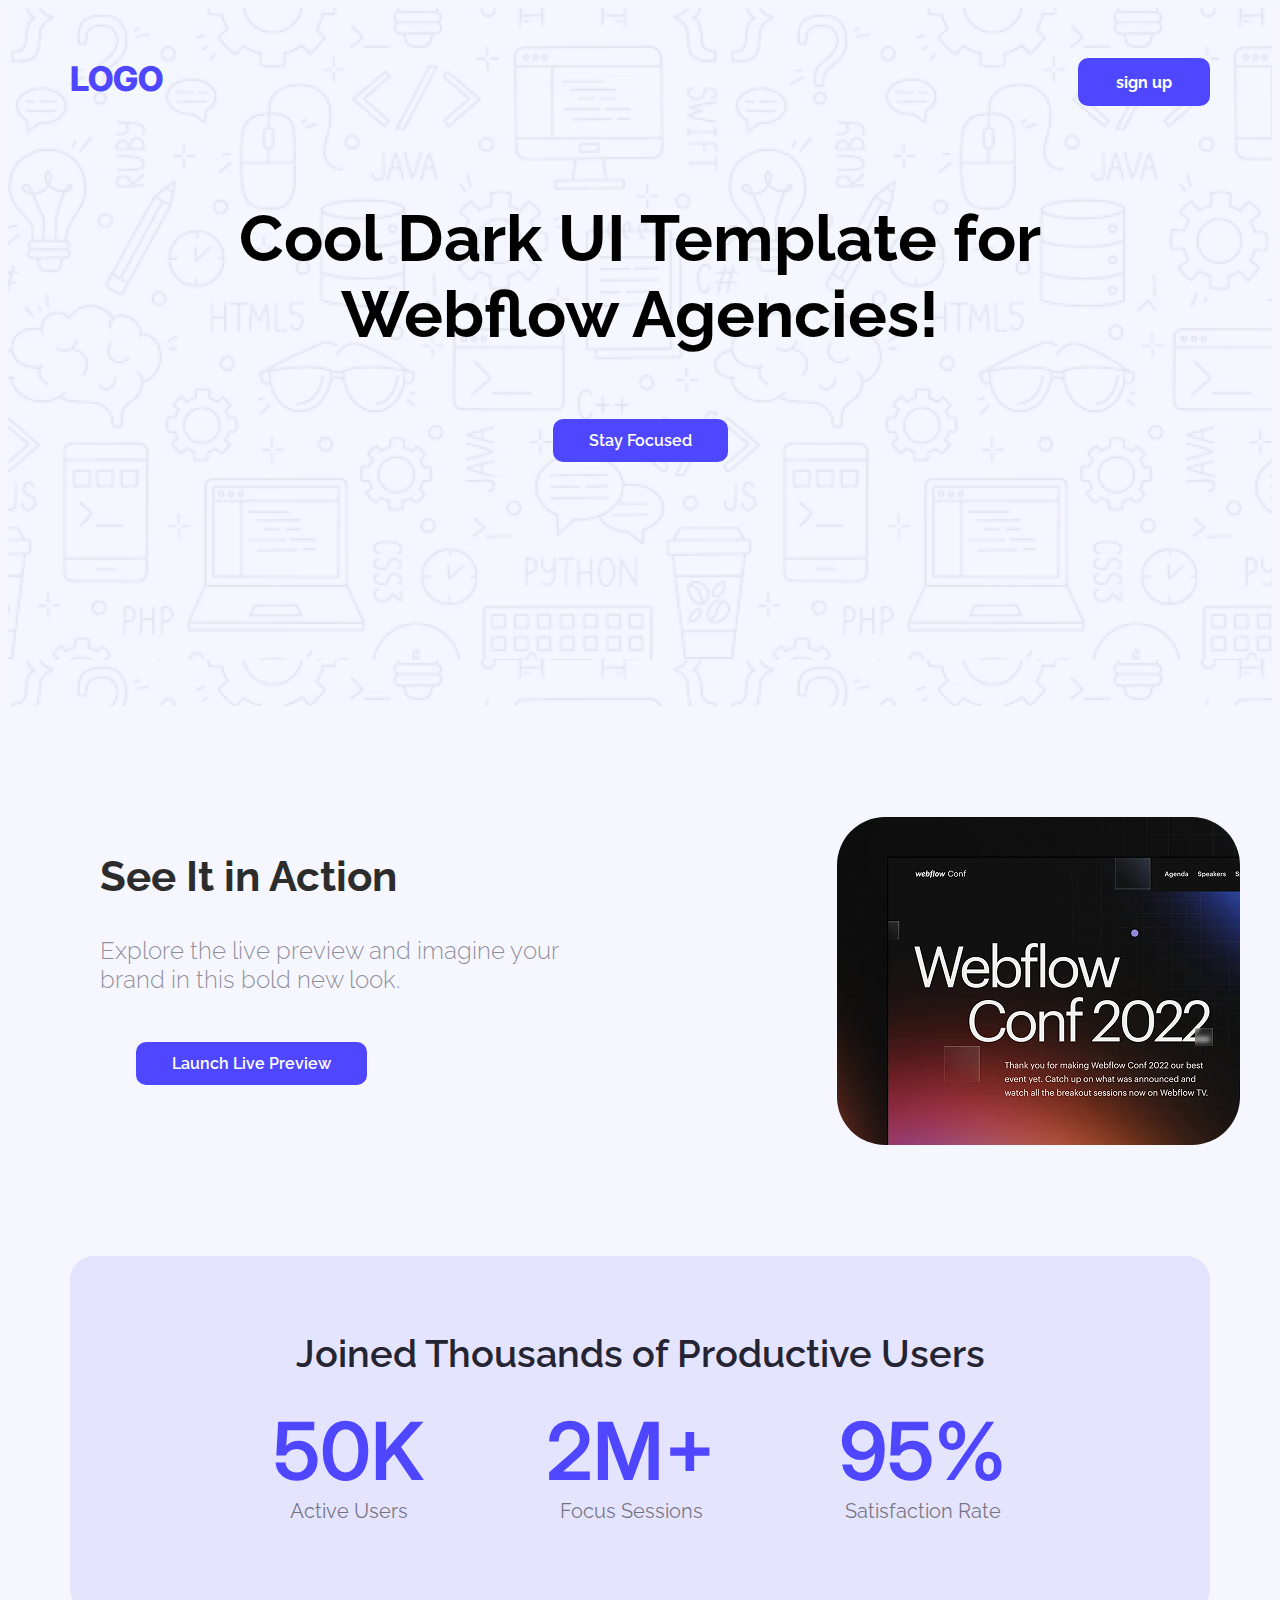
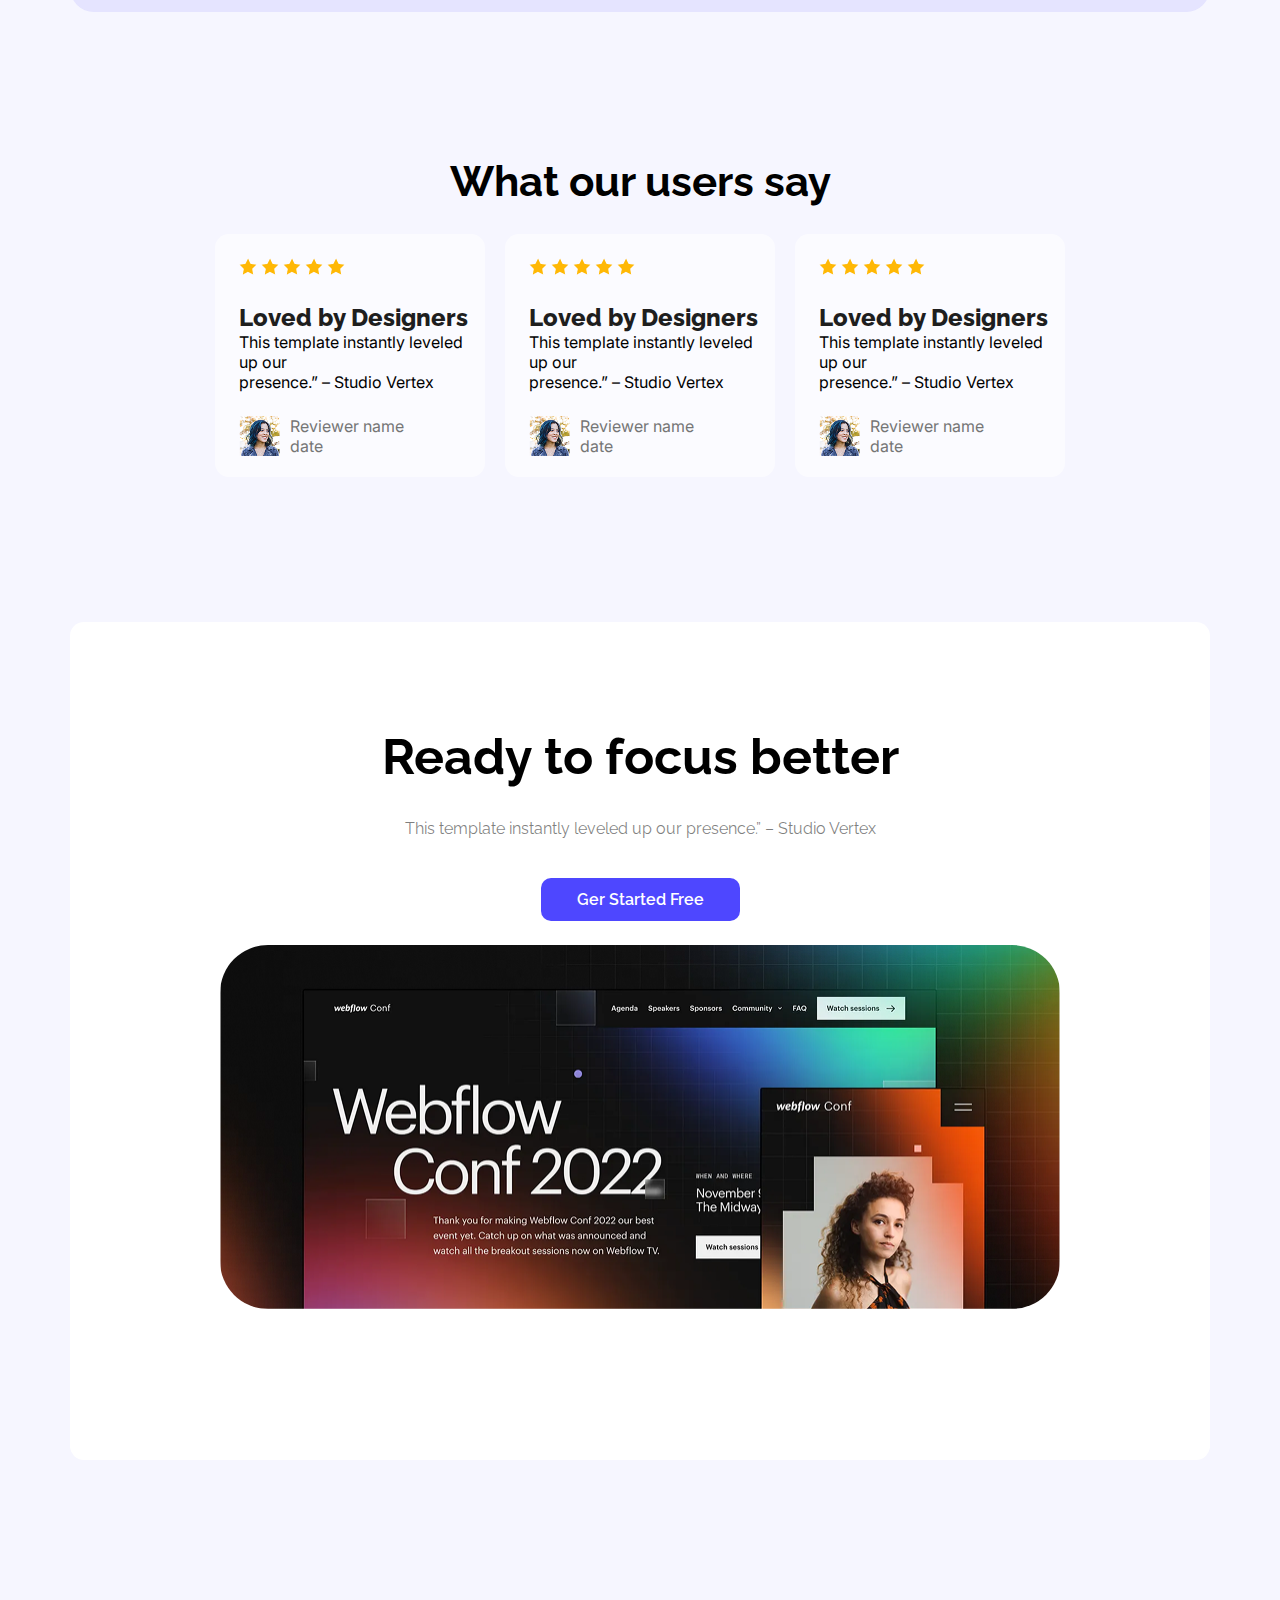
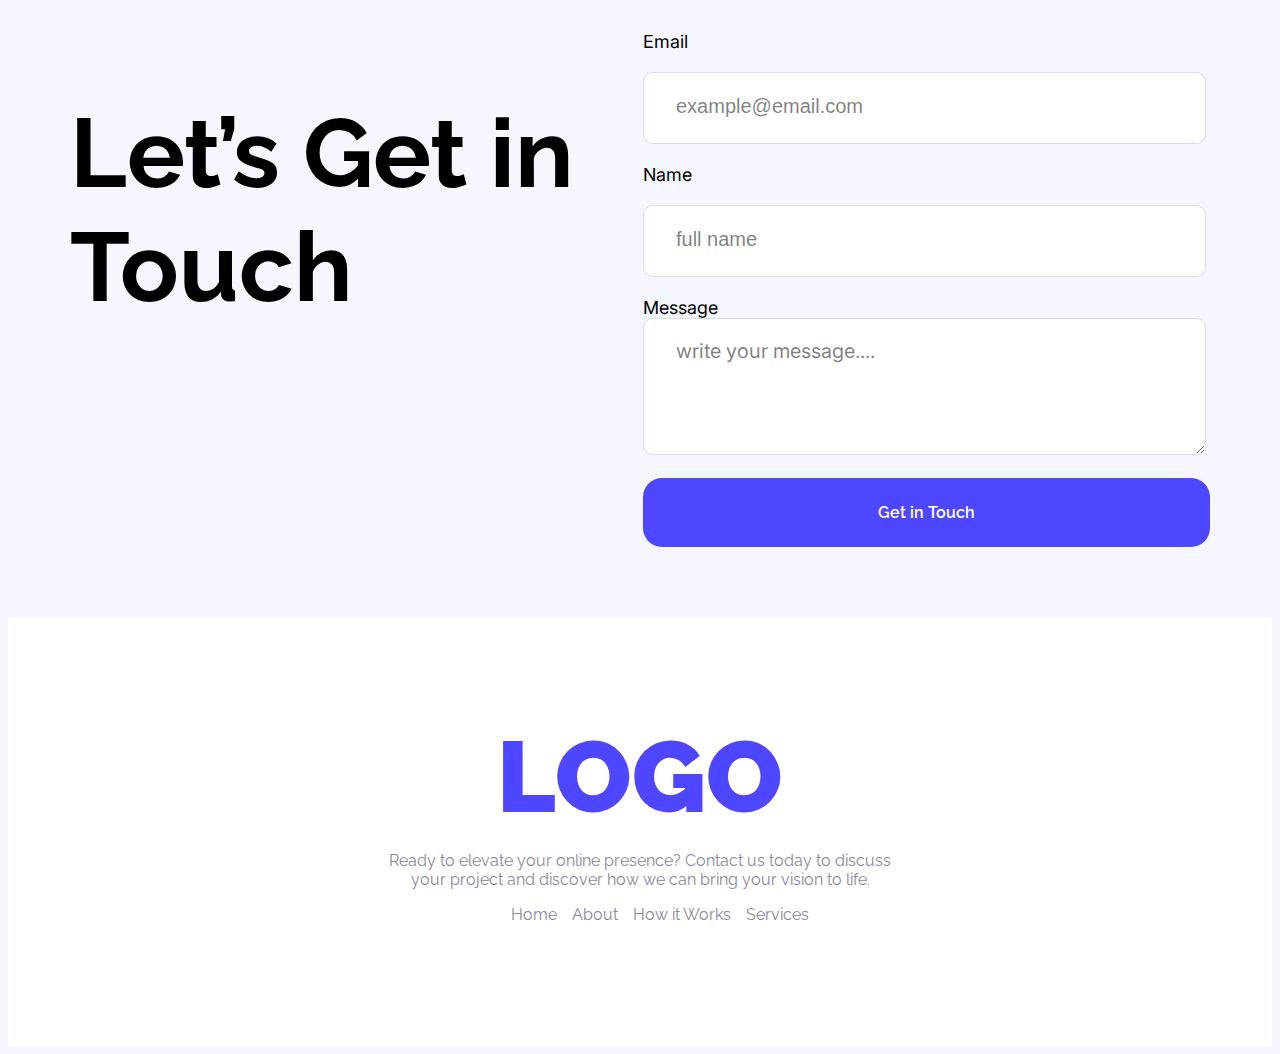
<file: index.html>
<!DOCTYPE html>
<html lang="en">
<head>
    <meta charset="UTF-8">
    <meta name="viewport" content="width=device-width, initial-scale=1.0">
    <title>welcome to our website</title>
    <link rel="preconnect" href="https://fonts.googleapis.com">
<link rel="preconnect" href="https://fonts.gstatic.com" crossorigin>
<link href="https://fonts.googleapis.com/css2?family=Inter:ital,opsz,wght@0,14..32,100..900;1,14..32,100..900&family=Raleway:ital,wght@0,100..900;1,100..900&display=swap" rel="stylesheet">
    <link rel="stylesheet" href="assigment-01.css">



</head>
<body>
    <header>
      <section class="header-section" >
         <nav class="nav-ber">
            <div class="logo"><a href="#">LOGO</a></div>
            <div class="mean-btn"><a href="#">sign up</a></div>
         </nav>
      </section>
      <div class="header-container">
        <h1>Cool Dark UI Template for <br>Webflow Agencies!</h1>
        <section class="button-two"><a href="#">Stay Focused</a></section>
      </div>
   </header>
   <!-- header-section-done -->

   <!-- mean-section-start -->

   <main>

       <div class="main-action">
        <div class="action-drescription">
            <h2>See It in Action</h2>
            <p>Explore the live preview and imagine your <br>
                 brand in this bold new look.</p>
                 <section class="button-two"><a href="#">Launch Live Preview</a></section>
        </div>
        <div class="action-img"><img src="./Assets/wc-mini.png" alt=""></div>
       </div>
        
       <div class="user-activity-list">
    <div class="sub-user">
        <div class="user-activity-list-drescription">
            <h1>Joined Thousands of Productive Users</h1>

        </div>
        <div class="user-data">
            <div class="user-data-head">
                <h2>50K</h2>
                <p>Active Users</p>
            </div>
            <div class="user-data-head">
                <h2>2M+</h2>
                <p>Focus Sessions</p>
            </div>
            <div class="user-data-head">
                <h2>95%</h2>
                <p>Satisfaction Rate</p>
            </div>
            
            
        </div>
        </div>
       </div>

       
       <!-- i am abdullah masud -->
       <div class="user-say-section">
          <h1>What our users say</h1>
        <div class="user-revew">
        
          <div class="user-revew-section">
            <div class="star-section">
              <img src="./Assets/icon-star.png" alt="#">
              <img src="./Assets/icon-star.png" alt="#">
              <img src="./Assets/icon-star.png" alt="#">
              <img src="./Assets/icon-star.png" alt="#">
              <img src="./Assets/icon-star.png" alt="#">
            </div>
            <div class="user-comment">
               <h2>Loved by Designers</h2>
               <p>This template instantly leveled 
                up our <br> presence.” – Studio Vertex</p>
            </div>
             <div class="user-information">
                <div><img src="./Assets/avatar.png" alt="#" class="user-pic"></div>
                <div><p>Reviewer name</p>
                <p>date</p></div>
             </div>
          </div>


        <div class="user-revew-section">
            <div class="star-section">
              <img src="./Assets/icon-star.png" alt="#">
              <img src="./Assets/icon-star.png" alt="#">
              <img src="./Assets/icon-star.png" alt="#">
              <img src="./Assets/icon-star.png" alt="#">
              <img src="./Assets/icon-star.png" alt="#">
            </div>
            <div class="user-comment">
               <h2>Loved by Designers</h2>
               <p>This template instantly leveled 
                up our <br> presence.” – Studio Vertex</p>
            </div>
             <div class="user-information">
                <div><img src="./Assets/avatar.png" alt="#" class="user-pic"></div>
                <div><p>Reviewer name</p>
                <p>date</p></div>
             </div>
          </div>

          <div class="user-revew-section">
            <div class="star-section">
              <img src="./Assets/icon-star.png" alt="#">
              <img src="./Assets/icon-star.png" alt="#">
              <img src="./Assets/icon-star.png" alt="#">
              <img src="./Assets/icon-star.png" alt="#">
              <img src="./Assets/icon-star.png" alt="#">
            </div>
            <div class="user-comment">
               <h2>Loved by Designers</h2>
               <p>This template instantly leveled 
                up our <br> presence.” – Studio Vertex</p>
            </div>
             <div class="user-information">
                <div><img src="./Assets/avatar.png" alt="#" class="user-pic"></div>
                <div><p>Reviewer name</p>
                <p>date</p></div>
             </div>
          </div>

       </div>
       </div>
       
       <div class="ready-to-focus-section">

          <h1>Ready to focus better</h1>
          <p>This template instantly leveled up our presence.” – Studio Vertex</p>
           <section class="button-two"><a href="#">Ger Started Free</a></section>

           <div class="ready-to-focus-section-img">
            <img src="./Assets/wc-big.png" alt="">
           </div>
       </div>

    <section class="message-area">
        <div class="massage-drescription">
            <h1>Let’s Get in <br> Touch</h1>
        </div>
        <div class="massage-section">
            <form  method="get">
                <label for="email">Email</label><br>
                <input placeholder="example@email.com" type="email" name="email" id="#"><br>

                <label for="">Name</label><br>
                <input placeholder="full name" type="text" name="name" id="#"><br>
                 
                <label for="text-area">Message</label><br>
                <textarea placeholder="write your message...." name="text-area" id="#" cols="30" rows="10"></textarea><br>
                
                <br>
        <section class="last-btn"><a href="#">Get in Touch</a></section>
            </form>
        </div>
    </section>

    </main>

   <!-- mean-section-done -->
    <!-- footer-section-start -->
    <footer>
    <div class="footer">
        <div class="footer-logo"><a href="#"><h1>LOGO</h1></a></div>
        <div class="footer-drescription"><p>Ready to elevate your online presence? Contact us today to discuss <br>your
             project and discover how we can bring your vision to life.</p></div>

             <div class="footer-nav">
                <ul>
                 
                    <li><a href="#">Home</a></li>
                    <li><a href="#">About</a></li>
                    <li><a href="#">How it Works</a></li>
                    <li><a href="#">Services</a></li>


                </ul>
             </div>
    </div>




    </footer>
   <!-- footer-section-done -->



</body>
</file>
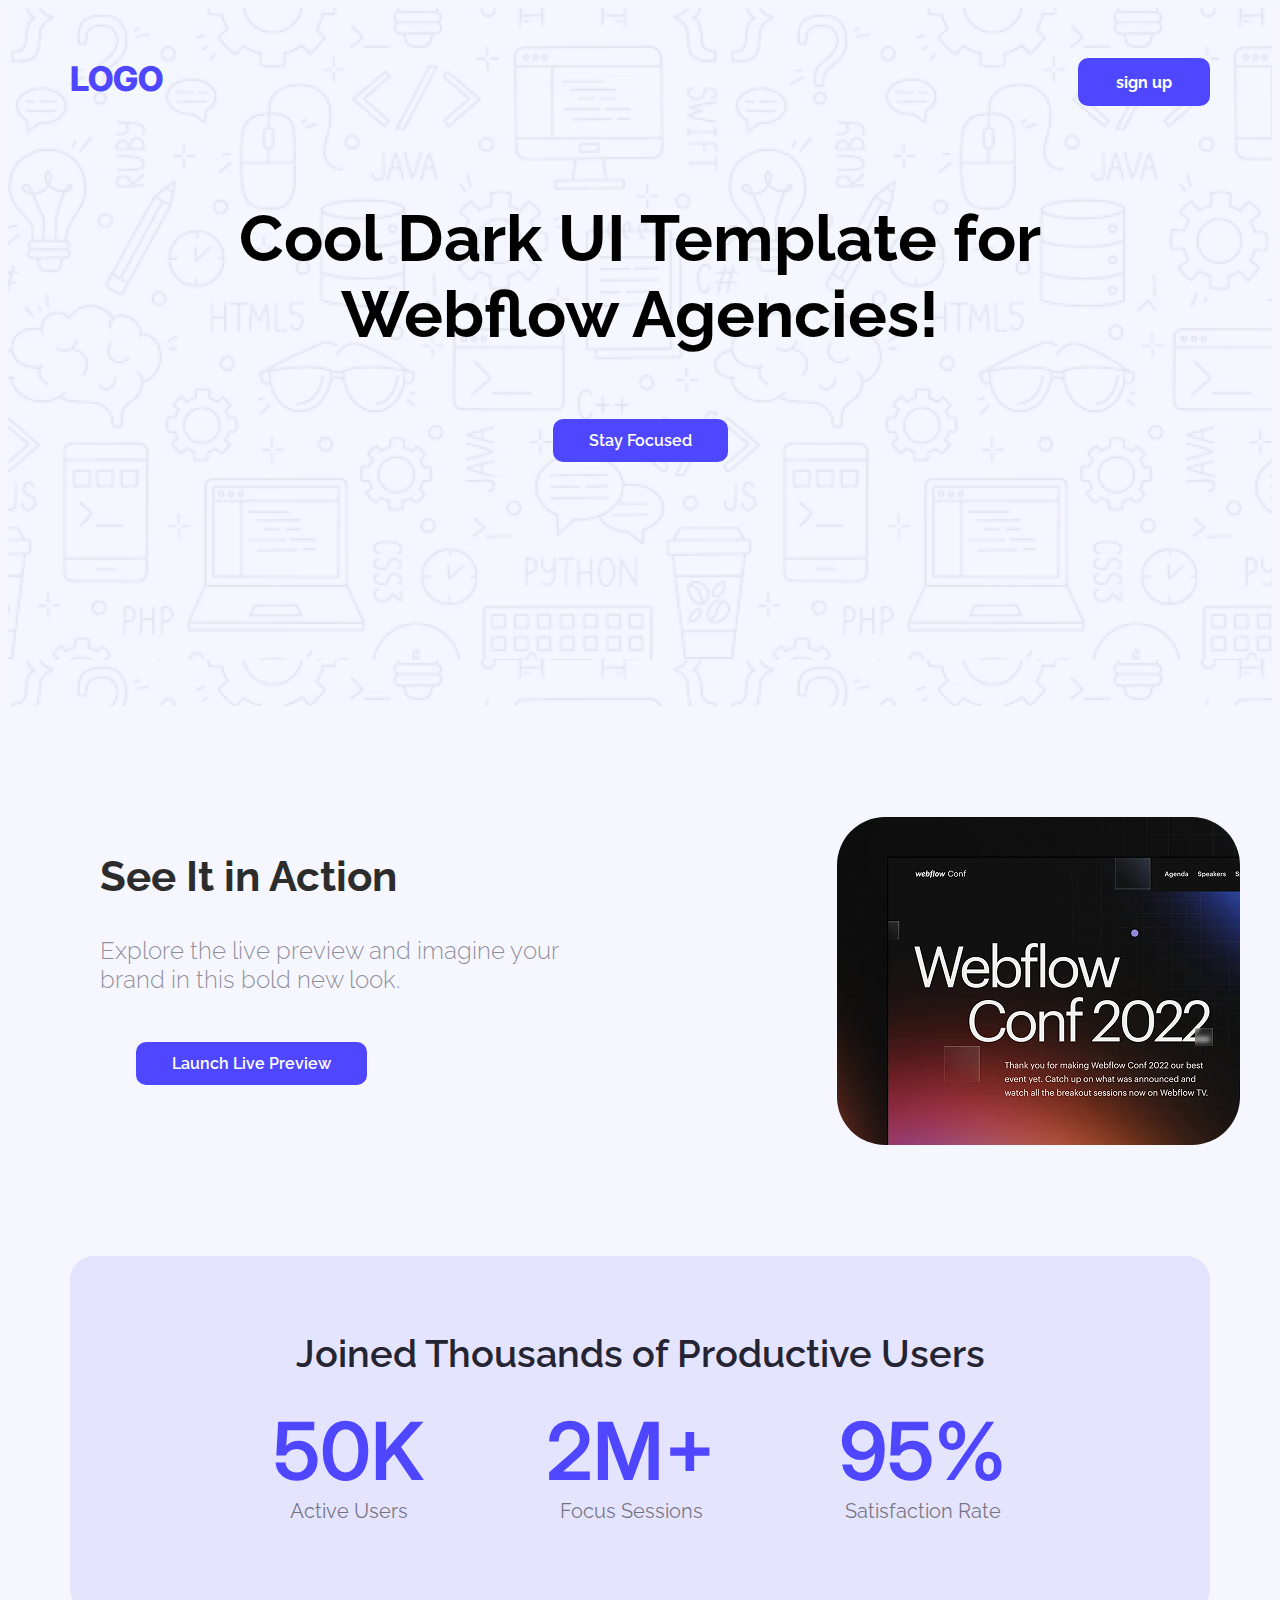
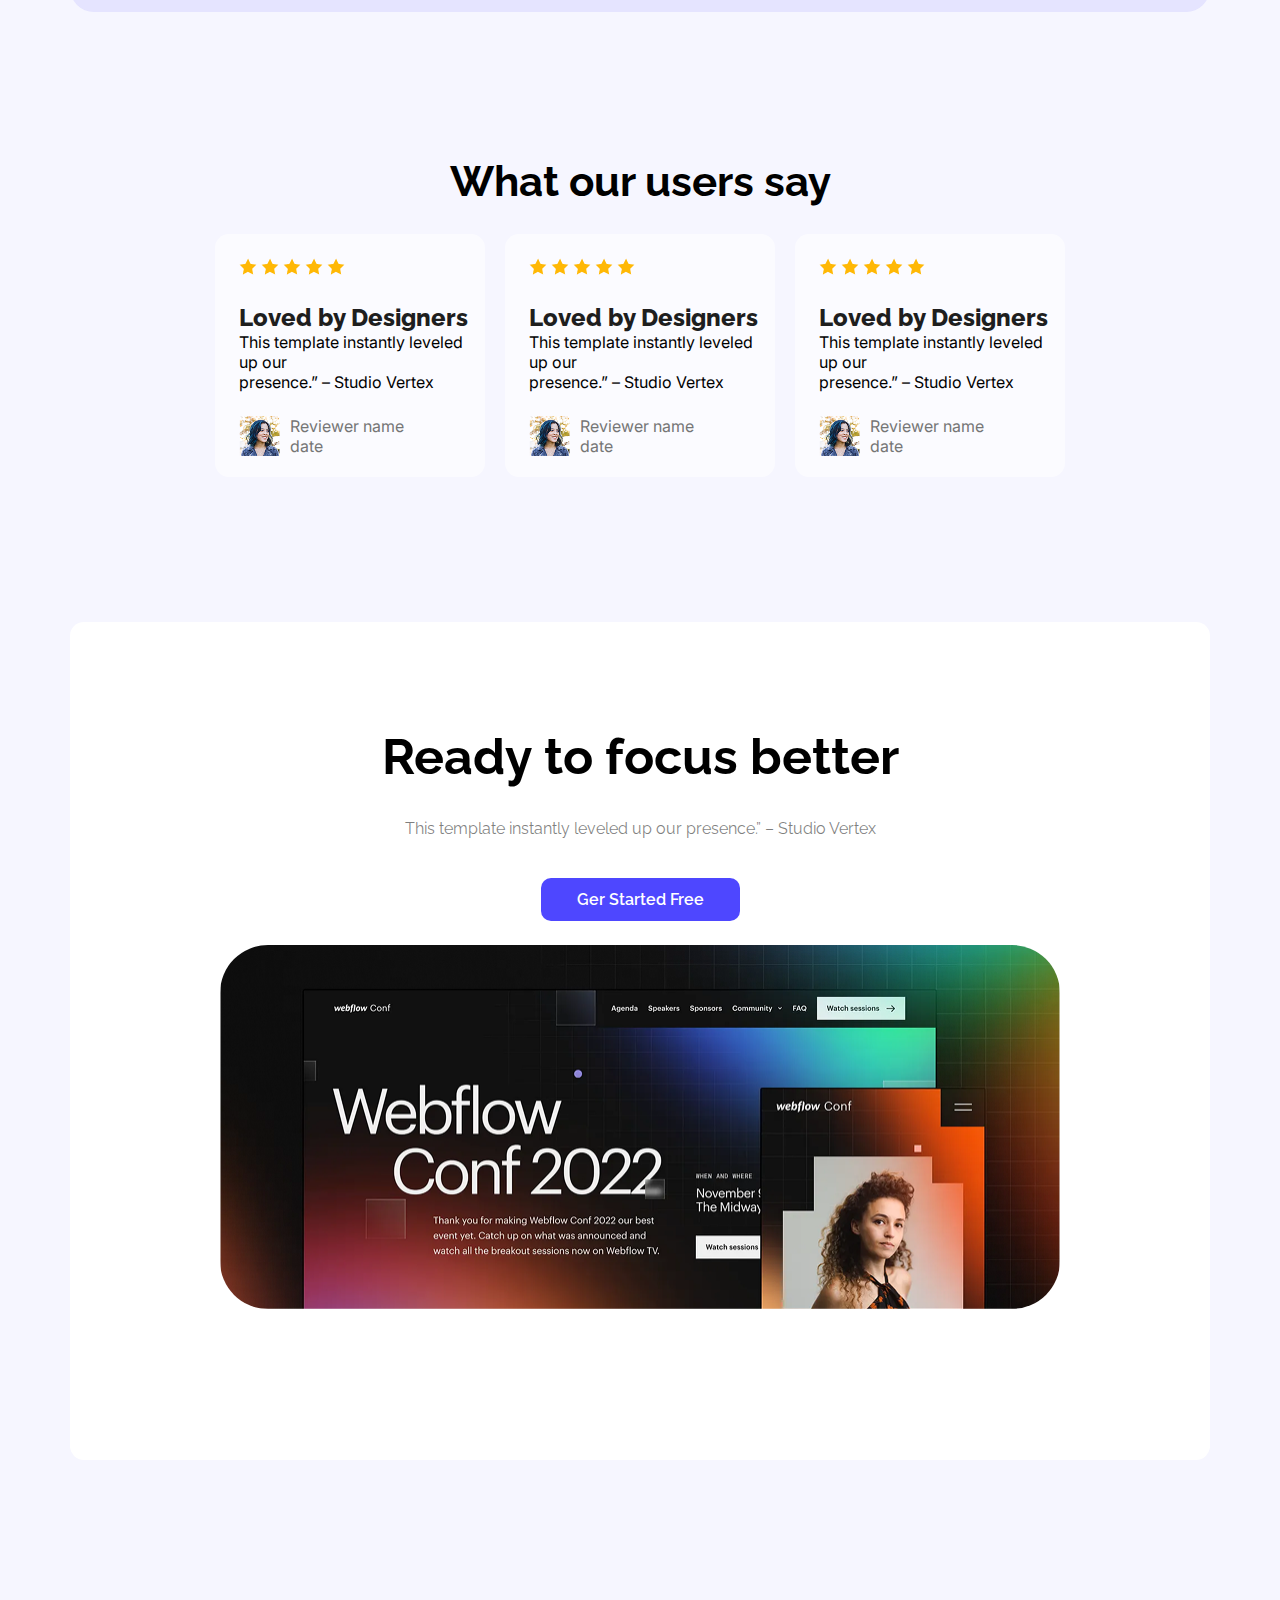
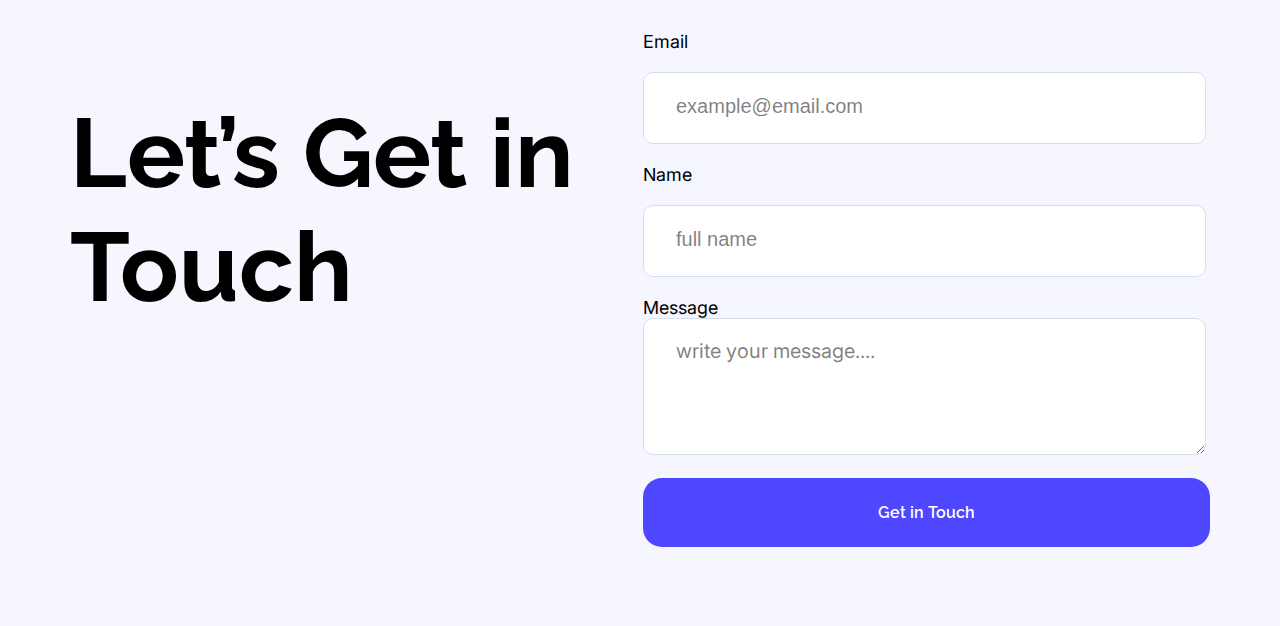
<file: assigment-01.html>
<!DOCTYPE html>
<html lang="en">
<head>
    <meta charset="UTF-8">
    <meta name="viewport" content="width=device-width, initial-scale=1.0">
    <title>welcome to our website</title>
    <link rel="preconnect" href="https://fonts.googleapis.com">
<link rel="preconnect" href="https://fonts.gstatic.com" crossorigin>
<link href="https://fonts.googleapis.com/css2?family=Inter:ital,opsz,wght@0,14..32,100..900;1,14..32,100..900&family=Raleway:ital,wght@0,100..900;1,100..900&display=swap" rel="stylesheet">
    <link rel="stylesheet" href="assigment-01.css">



</head>
<body>
    <header>
      <section class="header-section" >
         <nav class="nav-ber">
            <div class="logo"><a href="#">LOGO</a></div>
            <div class="mean-btn"><a href="#">sign up</a></div>
         </nav>
      </section>
      <div class="header-container">
        <h1>Cool Dark UI Template for <br>Webflow Agencies!</h1>
        <section class="button-two"><a href="#">Stay Focused</a></section>
      </div>
   </header>
   <!-- header-section-done -->

   <!-- mean-section-start -->

   <main>

       <div class="main-action">
        <div class="action-drescription">
            <h2>See It in Action</h2>
            <p>Explore the live preview and imagine your <br>
                 brand in this bold new look.</p>
                 <section class="button-two"><a href="#">Launch Live Preview</a></section>
        </div>
        <div class="action-img"><img src="/Assets/wc-mini.png" alt=""></div>
       </div>
        
       <div class="user-activity-list">
    <div class="sub-user">
        <div class="user-activity-list-drescription">
            <h1>Joined Thousands of Productive Users</h1>

        </div>
        <div class="user-data">
            <div class="user-data-head">
                <h2>50K</h2>
                <p>Active Users</p>
            </div>
            <div class="user-data-head">
                <h2>2M+</h2>
                <p>Focus Sessions</p>
            </div>
            <div class="user-data-head">
                <h2>95%</h2>
                <p>Satisfaction Rate</p>
            </div>
            
            
        </div>
        </div>
       </div>

       

       <div class="user-say-section">
          <h1>What our users say</h1>
        <div class="user-revew">
        
          <div class="user-revew-section">
            <div class="star-section">
              <img src="/Assets/icon-star.png" alt="#">
              <img src="/Assets/icon-star.png" alt="#">
              <img src="/Assets/icon-star.png" alt="#">
              <img src="/Assets/icon-star.png" alt="#">
              <img src="/Assets/icon-star.png" alt="#">
            </div>
            <div class="user-comment">
               <h2>Loved by Designers</h2>
               <p>This template instantly leveled 
                up our <br> presence.” – Studio Vertex</p>
            </div>
             <div class="user-information">
                <div><img src="/Assets/avatar.png" alt="#" class="user-pic"></div>
                <div><p>Reviewer name</p>
                <p>date</p></div>
             </div>
          </div>


        <div class="user-revew-section">
            <div class="star-section">
              <img src="/Assets/icon-star.png" alt="#">
              <img src="/Assets/icon-star.png" alt="#">
              <img src="/Assets/icon-star.png" alt="#">
              <img src="/Assets/icon-star.png" alt="#">
              <img src="/Assets/icon-star.png" alt="#">
            </div>
            <div class="user-comment">
               <h2>Loved by Designers</h2>
               <p>This template instantly leveled 
                up our <br> presence.” – Studio Vertex</p>
            </div>
             <div class="user-information">
                <div><img src="/Assets/avatar.png" alt="#" class="user-pic"></div>
                <div><p>Reviewer name</p>
                <p>date</p></div>
             </div>
          </div>

          <div class="user-revew-section">
            <div class="star-section">
              <img src="/Assets/icon-star.png" alt="#">
              <img src="/Assets/icon-star.png" alt="#">
              <img src="/Assets/icon-star.png" alt="#">
              <img src="/Assets/icon-star.png" alt="#">
              <img src="/Assets/icon-star.png" alt="#">
            </div>
            <div class="user-comment">
               <h2>Loved by Designers</h2>
               <p>This template instantly leveled 
                up our <br> presence.” – Studio Vertex</p>
            </div>
             <div class="user-information">
                <div><img src="/Assets/avatar.png" alt="#" class="user-pic"></div>
                <div><p>Reviewer name</p>
                <p>date</p></div>
             </div>
          </div>

       </div>
       </div>
       
       <div class="ready-to-focus-section">

          <h1>Ready to focus better</h1>
          <p>This template instantly leveled up our presence.” – Studio Vertex</p>
           <section class="button-two"><a href="#">Ger Started Free</a></section>

           <div class="ready-to-focus-section-img">
            <img src="/Assets/wc-big.png" alt="">
           </div>
       </div>

    <section class="message-area">
        <div class="massage-drescription">
            <h1>Let’s Get in <br> Touch</h1>
        </div>
        <div class="massage-section">
            <form  method="get">
                <label for="email">Email</label><br>
                <input placeholder="example@email.com" type="email" name="email" id="#"><br>

                <label for="">Name</label><br>
                <input placeholder="full name" type="text" name="name" id="#"><br>
                 
                <label for="text-area">Message</label><br>
                <textarea placeholder="write your message...." name="text-area" id="#" cols="30" rows="10"></textarea><br>
                
                <br>
        <section class="last-btn"><a href="#">Get in Touch</a></section>
            </form>
        </div>
    </section>

    </main>

   <!-- mean-section-done -->
    
</body>
</file>
<file: assigment-01.css>
body {
  font-family: "Raleway", sans-serif;
  font-optical-sizing: auto;
  font-weight: 400;
  font-style: normal;
  background-color: rgba(78, 71, 255, 0.05);
}
 
.logo{
  
  font-size: 34px; 
  font-weight: 800; 
  font-family: "Inter", sans-serif;
 
   
}
.logo a{
    color: #4E47FF;
}
a ,li {
    text-decoration: none;
   

}
.mean-btn a{
    color: #fff;
    font-family:"Raleway", sans-serif ;
    font-weight: bold;
    font-size: 16;
}
.mean-btn{
    height: 48px;
    width: 132px;
    background-color:#4E47FF ;
    color: #fff;
    border-radius: 10px;
    font-size: 16px;
    font-weight: 600;
    align-items: center;
    display: flex;
    justify-content: center;
     

}

.mean-btn:hover{
  border: 2px solid hwb(0 95% 3%);
  background-color: #040404;

   

    

}
.mean-btn a:hover{
color: #FFFFFF;
}
.nav-ber{
    display: flex;
    justify-content: space-between;

}
.header-section{
    max-width: 1140px;
    margin: 0 auto;
    padding: 50px 0;
}

header{
    background-image: url(/Assets/Hero-bg.png);
    width: 100%;
    height: 698px;
    margin: 0 auto;
    
}

.header-container{
  max-width: 1140px;
    margin: 0 auto;
    align-items: center;  
    text-align: center;

}
.header-container h1{
    font-size: 65px;
    font-weight: 700;
}
.button-two{
    padding: 36px ;
}

.button-two a:hover{
    color: #FFFFFF;
    background-color: #000000;
}
.button-two a{
    height: 48px;
    width: 132px;
    background-color:#4E47FF ;
    color: #fff;
    border-radius: 10px;
    font-size: 16px;
    font-weight: 600;
    text-align: center;
    padding: 12px 36px;
   
   
   
}

/* header-section-done */


.main-action{
    display: flex;
    justify-content: space-between;

}
main{
  max-width: 1140px;
    margin: 0 auto;
    align-items: center;  
    text-align: center;
    
}

.main-action{
    height: 328px;
    width: 1140px;
    padding: 111px 30px;
}

.action-img img{
    height: 328px;
    width: 403px;
    border-radius: 48px;
}
.action-drescription ,button-two{
    text-align: left;
    padding-left: 0px;
    align-items: start;
}
.action-drescription h2{
    font-size: 42px;
    font-weight: bold;
    color: rgba(44, 44, 44, 1);
}

.action-drescription p{
    font-size: 24px;
    font-weight: 300;
    color: rgba(37, 36, 50, 0.5)
}

.user-data{
    display: flex;
    text-align: center;
    align-items: center;
    justify-content: space-around;
}

.user-activity-list{
    background-color:rgba(78, 71, 255, 0.1) ;
    height: 306px;
    width: 1140px;
    border-radius: 24px;
    margin: 0;
    padding-top: 50px;
}
.sub-user{
    
    width: 856px;
    margin: 0 auto;
    padding: 50 0;
    
}
.user-activity-list-drescription h1{
    font-size: 38px;
    font-weight: 600;
    color: rgba(37, 36, 50, 1);
    
}

.user-data-head h2{
    font-size: 80px;
    font-weight: 600;
    color: #4E47FF;
      font-family: "Inter", sans-serif;
      padding: 0;
      margin: 0;
}

.user-data-head p{
    font-size: 20px;
    font-weight: 400;
    color: rgba(0, 0, 0, 0.5);
    padding: 0;
    margin: 0;
}
.user-revew{
    display: flex;
    gap: 20px;}


.user-revew-section{
    text-align: left;
    border-radius: 14px;
    background-color: rgba(255, 255, 255, 0.59);
    height: 243px;
    width: 366px;

}

.user-information{
    display: flex;
    text-align: center;

}
.user-information p{
    padding: 0 10px ;
    margin: 0;
    font-size: 16px;
    color: #757575;
    text-align: left;
    font-weight: 400;
     font-family: "Inter", sans-serif;
}

.user-revew-section .star-section,.user-comment ,.user-information{
    padding-left: 24px;
    padding-top: 24px;
    

} .user-comment h2{
    font-weight: 800;
    font-size: 24px;
    color: #1E1E1E;
    margin: 0;

}
.user-comment p{
    font-size: 16px;
     font-family: "Inter", sans-serif;
     margin: 0;
     padding: 0;
}

.user-say-section {
margin: 145px;
}
.user-say-section h1{
    font-weight: bold;
    font-size: 42px;
}

.ready-to-focus-section{
    width: 1140px;
    height: 696px;
    background-color: #FFFFFF;
    border-radius: 14px;
    padding: 71px 0;
}

.ready-to-focus-section h1{
    font-size: 50px;
    font-weight: bold;
}

.ready-to-focus-section p{
    font-weight: 400;
    font-size: 16px;
    color: rgba(0, 0, 0, 0.5);
}

.ready-to-focus-section-img img{
    width: 840px;
    height: 364px;
    border-radius: 48px;
    font-family: "Inter", sans-serif;
}

.message-area{
    display: flex;
    justify-content: space-between;
    text-align: left;
}
.massage-drescription h1{
font-weight: 700;
font-size: 97px;
color:#000000 ;
}

.massage-section label{
font-size: 18px;
font-weight: 400;
font-family: "Inter", sans-serif;
color: rgba(0, 0, 0, 1);
}
.massage-section input{
    border-radius: 10px;
   padding: 0px 32px;
   width: 497px;
   height: 70px;
   border-radius: 10px;
   border: 1px solid rgba(214, 221, 237, 1);
   margin: 20px 0;
}
.massage-section textarea {
    width: 497px;
    height: 135px;
    padding: 0px 32px;
    border-radius: 10px;
    border: 1px solid rgba(214, 221, 237, 1);
}

  .massage-section #last-btn{
    width: 497px;
    height: 200px;
    padding: 20px 40px;
}

.massage-section .last-btn a{
    height: 45px;
    width: 497px;
    background-color:#4E47FF ;
    color: #fff;
    border-radius: 19px;
    font-size: 16px;
    font-weight: 600;
    text-align: center;
    padding: 12px 35px;
    display: flex;
    align-items: center;
    justify-content: center;
}

.massage-section .last-btn a:hover{
     border: 2px solid hwb(0 95% 3%);
  background-color: #040404;

}
.message-area{
    gap: 50px;
    padding: 71px 0;
    margin-top: 100px;
}

input::placeholder{
    font-size: 20px;
    color: rgba(0, 0, 0, 0.5);
}

textarea::placeholder{
    font-size: 20px;
    color: rgba(0, 0, 0, 0.5);
    padding-top: 20px;
    font-family: "Inter", sans-serif;
}


/* mean-section-done */
footer{
    width: 100%;
    height: 428px;
    background-color: #FFFFFF;
    margin: 0 auto;
    text-align: center;
    justify-content: center;
}

.footer{
    padding: 100px 0;
}

.footer-logo h1{
font-size: 100px;
font-weight: 900;
padding: 0;
margin: 0;
color: #4E47FF;
}

.footer-nav ul{
    display: flex;
    align-items: center;
    text-align: center;
    justify-content: center;
    gap: 15px;
}

li ,a{
    list-style: none;
    text-decoration: none;
}

.footer-drescription ,.footer-nav{
    font-size: 16px;
    font-weight: 400;
    color: #8987A1;
}

.footer-nav a{
    color: #8987A1;
}

.footer-nav a:hover{
   border: 2px solid hwb(0 95% 3%);
  background-color: #040404;
  padding: 10px 15px;
  border-radius: 15px;
  color: #FFFFFF;
  font-weight: 600;
  font-family: "Inter", sans-serif;

}
</file>
